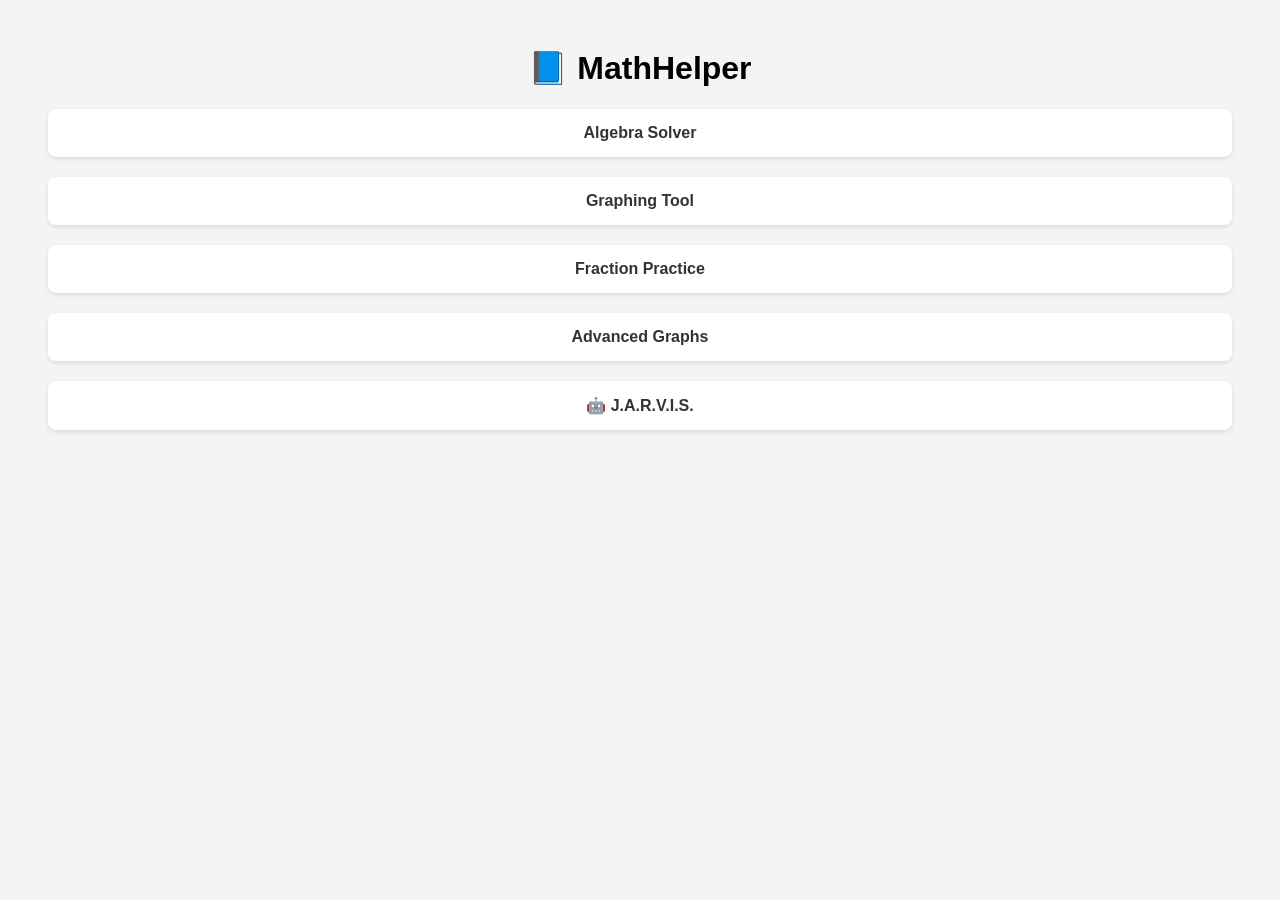
<file: index.html>
<!DOCTYPE html>
<html lang="en">
<head>
    <meta charset="UTF-8">
    <title>MathHelper - Study Tools for Students</title>
    <style>
        body { font-family: Arial; background: #f4f4f4; text-align: center; padding: 20px; }
        .tab { margin: 20px; padding: 15px; background: #ffffff; border-radius: 8px; box-shadow: 0 2px 4px rgba(0,0,0,0.1); }
        a { text-decoration: none; color: #333; font-weight: bold; }
    </style>
</head>
<body>
    <h1>📘 MathHelper</h1>
    <div class="tab"><a href="#">Algebra Solver</a></div>
    <div class="tab"><a href="#">Graphing Tool</a></div>
    <div class="tab"><a href="#">Fraction Practice</a></div>
    <div class="tab"><a href="games.html">Advanced Graphs</a></div>
    <div class="tab"><a href="jarvis.html">🤖 J.A.R.V.I.S.</a></div>
</body>
</html>
</file>
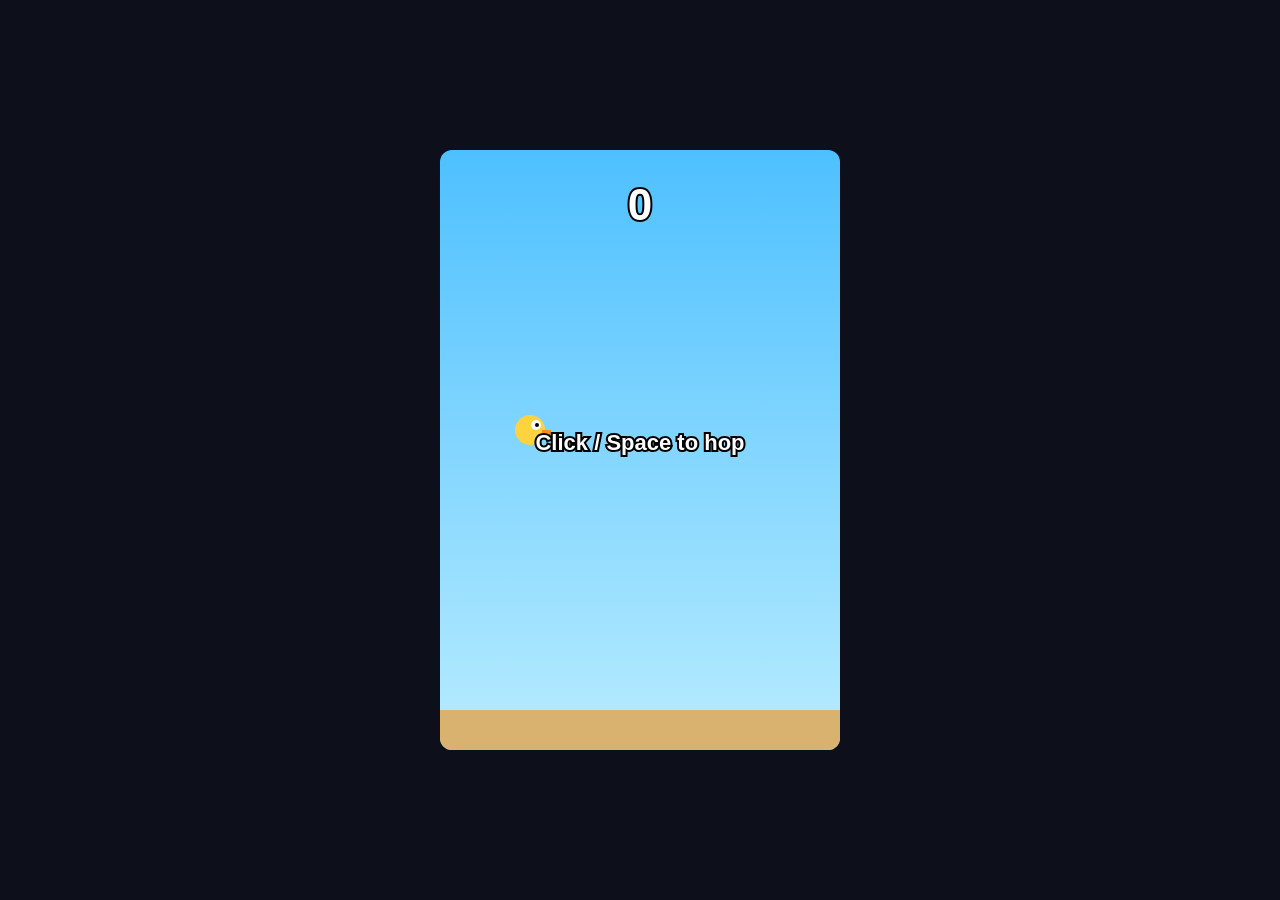
<file: flappy.html>
<!DOCTYPE html>
<html>
<head>
  <meta charset="UTF-8">
  <title>Sky Hopper</title>
  <style>
    html, body { margin: 0; height: 100%; background: #0d0f1a; display: grid; place-items: center; }
    canvas { background: linear-gradient(#4ec0ff, #b8ecff); border-radius: 12px; max-width: 100%; max-height: 100vh; }
  </style>
</head>
<body>
  <canvas id="c" width="400" height="600"></canvas>
  <script>
    const c = document.getElementById("c"), ctx = c.getContext("2d");
    const GAP = 160, PIPE_W = 64, SPEED = 2.6;
    let bird, pipes, score, best = 0, state, frame;

    function reset() {
      bird = { x: 90, y: 280, vy: 0 };
      pipes = []; score = 0; frame = 0; state = "ready";
    }
    function flap() {
      if (state === "over") return reset();
      state = "play";
      bird.vy = -7.2;
    }
    addEventListener("keydown", e => { if (e.code === "Space" || e.code === "ArrowUp") { e.preventDefault(); flap(); } });
    c.addEventListener("pointerdown", flap);

    function update() {
      if (state !== "play") return;
      frame++;
      bird.vy += 0.38;
      bird.y += bird.vy;
      if (frame % 95 === 0) pipes.push({ x: c.width, top: 60 + Math.random() * (c.height - GAP - 160), passed: false });
      for (const p of pipes) {
        p.x -= SPEED;
        if (!p.passed && p.x + PIPE_W < bird.x) { p.passed = true; score++; }
        const hitX = bird.x + 14 > p.x && bird.x - 14 < p.x + PIPE_W;
        const hitY = bird.y - 14 < p.top || bird.y + 14 > p.top + GAP;
        if (hitX && hitY) state = "over";
      }
      pipes = pipes.filter(p => p.x > -PIPE_W);
      if (bird.y > c.height - 40 || bird.y < 0) state = "over";
      if (state === "over") best = Math.max(best, score);
    }

    function draw() {
      ctx.clearRect(0, 0, c.width, c.height);
      ctx.fillStyle = "#3cb043";
      for (const p of pipes) {
        ctx.fillRect(p.x, 0, PIPE_W, p.top);
        ctx.fillRect(p.x, p.top + GAP, PIPE_W, c.height);
      }
      ctx.fillStyle = "#d9b26f"; ctx.fillRect(0, c.height - 40, c.width, 40);
      ctx.save();
      ctx.translate(bird.x, bird.y);
      ctx.rotate(Math.max(-0.5, Math.min(1, bird.vy / 10)));
      ctx.fillStyle = "#ffd23f"; ctx.beginPath(); ctx.arc(0, 0, 15, 0, Math.PI * 2); ctx.fill();
      ctx.fillStyle = "#fff"; ctx.beginPath(); ctx.arc(6, -5, 5, 0, Math.PI * 2); ctx.fill();
      ctx.fillStyle = "#000"; ctx.beginPath(); ctx.arc(7, -5, 2, 0, Math.PI * 2); ctx.fill();
      ctx.fillStyle = "#ff8c1a"; ctx.fillRect(12, 0, 9, 5);
      ctx.restore();
      ctx.fillStyle = "#fff"; ctx.strokeStyle = "#000"; ctx.lineWidth = 4;
      ctx.font = "bold 44px Arial"; ctx.textAlign = "center";
      ctx.strokeText(score, c.width / 2, 70); ctx.fillText(score, c.width / 2, 70);
      ctx.font = "bold 22px Arial";
      const msg = state === "ready" ? "Click / Space to hop" : state === "over" ? `Game over · Best ${best} · Click to retry` : "";
      if (msg) { ctx.strokeText(msg, c.width / 2, c.height / 2); ctx.fillText(msg, c.width / 2, c.height / 2); }
    }

    function loop() { update(); draw(); requestAnimationFrame(loop); }
    reset(); loop();
  </script>
</body>
</html>
</file>
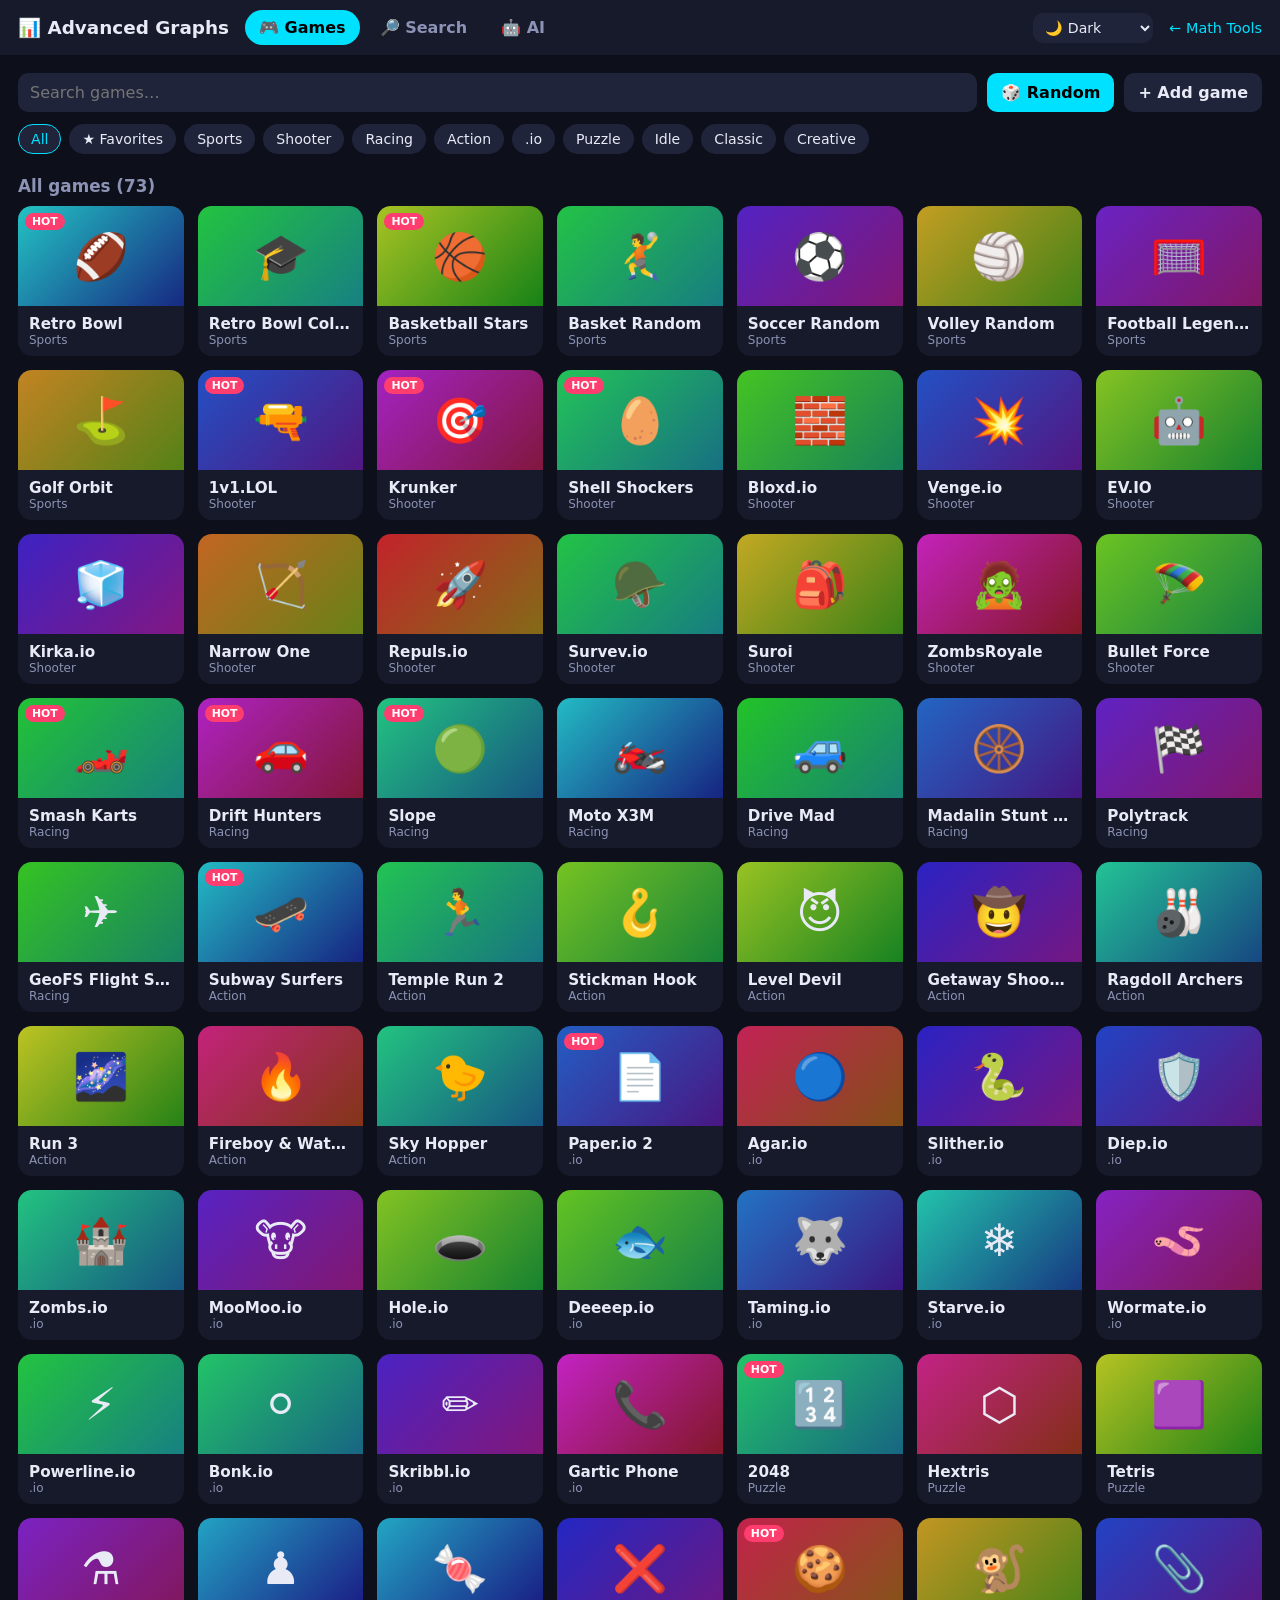
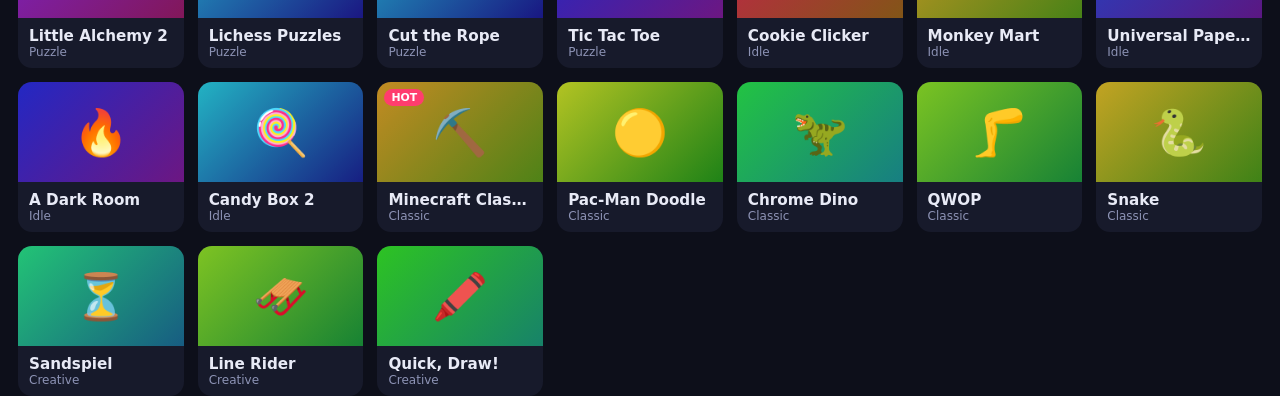
<file: games.html>
<!DOCTYPE html>
<html lang="en">
<head>
  <meta charset="UTF-8">
  <meta name="viewport" content="width=device-width, initial-scale=1">
  <title>Advanced Graphs</title>
  <link rel="stylesheet" href="assets/style.css">
  <script>try { document.documentElement.dataset.theme = JSON.parse(localStorage.getItem("theme")) || "dark"; } catch {}</script>
</head>
<body>
  <header class="topbar">
    <div class="brand">📊 Advanced Graphs</div>
    <nav class="tabs">
      <button class="tab active" data-view="games">🎮 Games</button>
      <button class="tab" data-view="search">🔎 Search</button>
      <button class="tab" data-view="ai">🤖 AI</button>
    </nav>
    <select id="themeSelect" title="Theme">
      <option value="dark">🌙 Dark</option>
      <option value="light">☀️ Light</option>
      <option value="midnight">🔮 Midnight</option>
      <option value="ocean">🌊 Ocean</option>
      <option value="hacker">💚 Hacker</option>
    </select>
    <a class="back" href="index.html">← Math Tools</a>
  </header>

  <!-- GAMES -->
  <main id="view-games" class="view active">
    <div class="toolbar">
      <input id="gameFilter" type="search" placeholder="Search games…" autocomplete="off">
      <button id="randomBtn" class="btn" title="Play a random game">🎲 Random</button>
      <button id="addGameBtn" class="btn ghost">+ Add game</button>
    </div>
    <div id="chips" class="chips"></div>
    <section id="recentWrap" hidden>
      <h2>Recently played</h2>
      <div id="recentGrid" class="grid"></div>
    </section>
    <h2 id="allTitle">All games</h2>
    <div id="gameGrid" class="grid"></div>
    <p id="noGames" class="muted" hidden>No games match that search.</p>
  </main>

  <!-- SEARCH -->
  <main id="view-search" class="view">
    <form id="searchForm" class="browserbar">
      <button type="button" id="sHome" class="btn ghost" title="Home">🏠</button>
      <input id="searchInput" type="text" placeholder="Search Google or type a URL" autocomplete="off">
      <button class="btn" type="submit">Go</button>
    </form>
    <div class="frameWrap">
      <iframe id="searchFrame" title="Search" referrerpolicy="no-referrer"
        sandbox="allow-scripts allow-same-origin allow-forms"></iframe>
    </div>
    <p class="muted small">Some sites refuse to load inside another page. If a page stays blank,
      <a id="sNewTab" href="#" target="_blank" rel="noopener">open it in a new tab</a>.</p>
  </main>

  <!-- AI -->
  <main id="view-ai" class="view">
    <div id="chatLog" class="chatlog">
      <div class="msg bot"><div class="bubble">Hi! Ask me anything — homework help, facts, game tips, code, whatever. 🤖</div></div>
    </div>
    <form id="chatForm" class="chatbar">
      <textarea id="chatInput" rows="1" placeholder="Ask anything… (Enter to send, Shift+Enter for new line)"></textarea>
      <button class="btn" type="submit" id="chatSend">Send</button>
      <button class="btn ghost" type="button" id="chatClear" title="New chat">🗑️</button>
    </form>
    <p class="muted small">AI is powered by Puter.js (free). The first time, it may ask you to sign in or create a free Puter account.</p>
  </main>

  <!-- GAME PLAYER -->
  <div id="player" class="player" hidden>
    <div class="playerbar">
      <button id="pClose" class="btn ghost">← Back</button>
      <span id="pTitle"></span>
      <div class="spacer"></div>
      <button id="pReload" class="btn ghost" title="Reload">⟳</button>
      <button id="pFav" class="btn ghost" title="Favorite">☆</button>
      <a id="pNewTab" class="btn ghost" target="_blank" rel="noopener" title="Use this if the game won't load">↗ New tab</a>
      <button id="pFull" class="btn">⛶ Fullscreen</button>
    </div>
    <iframe id="pFrame" title="Game" allow="fullscreen; autoplay; gamepad; pointer-lock; clipboard-write" allowfullscreen></iframe>
  </div>

  <!-- ADD GAME DIALOG -->
  <dialog id="addDialog">
    <form method="dialog" id="addForm">
      <h3>Add your own game</h3>
      <label>Name <input name="name" required></label>
      <label>Game URL <input name="url" type="url" required placeholder="https://…"></label>
      <label>Emoji <input name="emoji" maxlength="4" placeholder="🎮"></label>
      <div class="row">
        <button class="btn ghost" value="cancel" formnovalidate>Cancel</button>
        <button class="btn" value="ok">Add</button>
      </div>
    </form>
  </dialog>

  <script src="https://js.puter.com/v2/"></script>
  <script src="assets/games-data.js"></script>
  <script src="assets/app.js"></script>
</body>
</html>
</file>
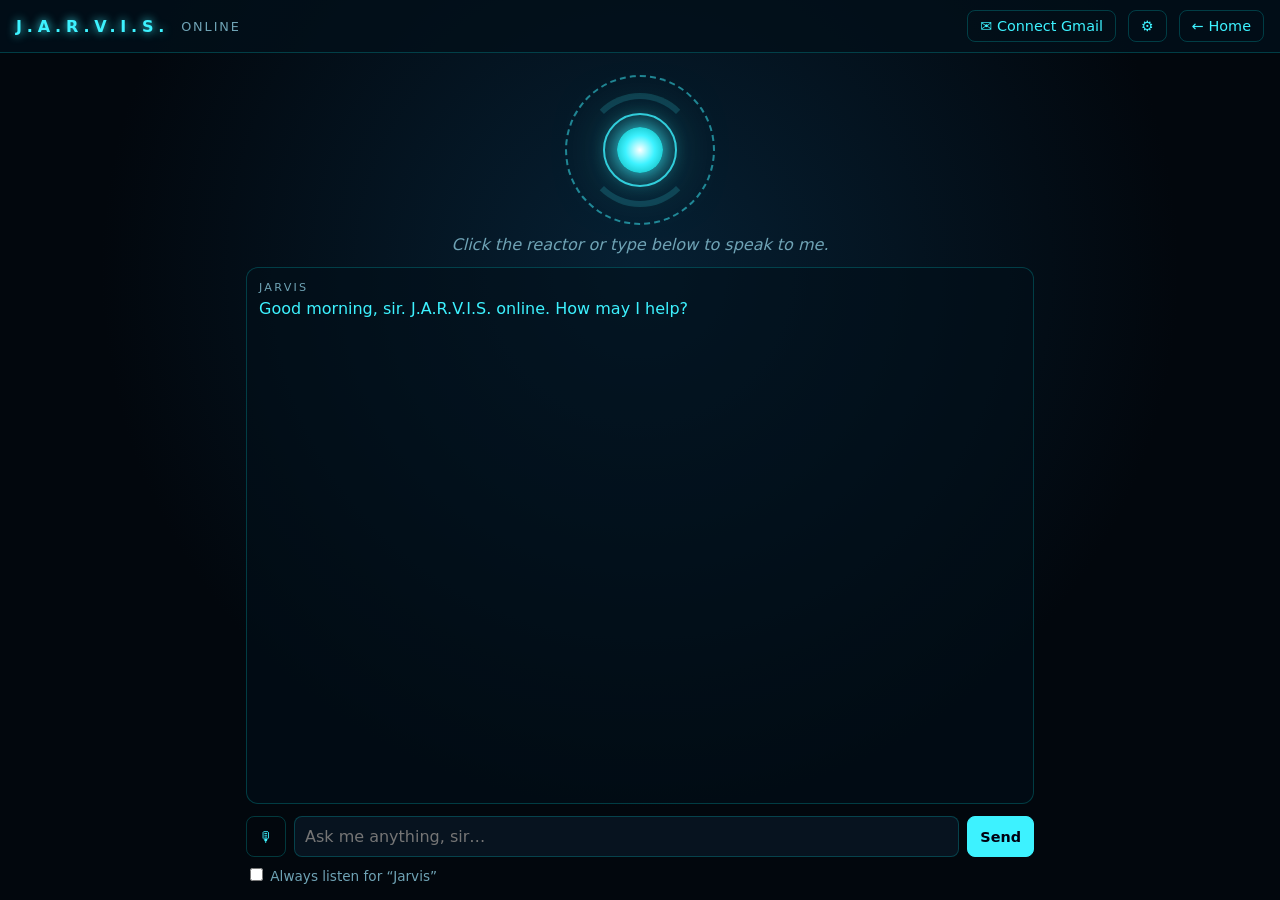
<file: jarvis.html>
<!DOCTYPE html>
<html lang="en">
<head>
  <meta charset="UTF-8">
  <meta name="viewport" content="width=device-width, initial-scale=1">
  <title>J.A.R.V.I.S.</title>
  <link rel="stylesheet" href="assets/jarvis.css">
</head>
<body>
  <header class="hud-top">
    <div class="brand">J.A.R.V.I.S.</div>
    <div id="status" class="status">Offline</div>
    <div class="spacer"></div>
    <button id="gmailBtn" class="hbtn" title="Connect Gmail">✉ Connect Gmail</button>
    <button id="settingsBtn" class="hbtn" title="Settings">⚙</button>
    <a class="hbtn" href="index.html">← Home</a>
  </header>

  <main class="stage">
    <button id="reactor" class="reactor" title="Click to talk (or say “Jarvis …” with wake word on)">
      <span class="ring r1"></span><span class="ring r2"></span><span class="ring r3"></span>
      <span class="core"></span>
    </button>
    <div id="caption" class="caption">Click the reactor or type below to speak to me.</div>

    <div id="log" class="log"></div>

    <form id="cmdForm" class="cmdbar">
      <button type="button" id="micBtn" class="hbtn mic" title="Push to talk">🎙</button>
      <input id="cmdInput" type="text" placeholder="Ask me anything, sir…" autocomplete="off">
      <button class="hbtn primary" type="submit">Send</button>
    </form>
    <label class="wake"><input type="checkbox" id="wakeToggle"> Always listen for “Jarvis”</label>
  </main>

  <dialog id="settings">
    <form method="dialog" id="settingsForm">
      <h3>Settings</h3>
      <label>What should I call you?
        <input name="userName" placeholder="sir">
      </label>
      <label>Browser voice
        <select name="voiceURI" id="voiceSelect"></select>
      </label>
      <button type="button" id="testVoice" class="hbtn">▶ Test voice</button>

      <fieldset>
        <legend>Premium voice (optional, ElevenLabs)</legend>
        <p class="hint">Sounds much more like a real British AI butler. Get a free key at elevenlabs.io and pick a British male voice ID from their voice library.</p>
        <label>API key <input name="elevenKey" type="password" autocomplete="off"></label>
        <label>Voice ID <input name="elevenVoice" placeholder="e.g. a British male voice ID"></label>
      </fieldset>

      <fieldset>
        <legend>Gmail (optional)</legend>
        <p class="hint">Paste a Google OAuth Client ID. See <a href="JARVIS.md" target="_blank">JARVIS.md</a> for the 5-minute setup.</p>
        <label>Google Client ID <input name="googleClientId" placeholder="xxxx.apps.googleusercontent.com"></label>
      </fieldset>

      <label>AI model (blank = default)
        <input name="model" placeholder="e.g. gpt-5-nano, claude-sonnet-4-5">
      </label>

      <div class="row">
        <button class="hbtn" value="cancel" formnovalidate>Cancel</button>
        <button class="hbtn primary" value="ok">Save</button>
      </div>
    </form>
  </dialog>

  <dialog id="confirmSend">
    <form method="dialog">
      <h3>Send this email?</h3>
      <div id="confirmBody" class="confirm-body"></div>
      <div class="row">
        <button class="hbtn" value="no">Cancel</button>
        <button class="hbtn primary" value="yes">Send</button>
      </div>
    </form>
  </dialog>

  <script src="https://js.puter.com/v2/"></script>
  <script src="https://accounts.google.com/gsi/client" async></script>
  <script src="assets/jarvis.js"></script>
</body>
</html>
</file>
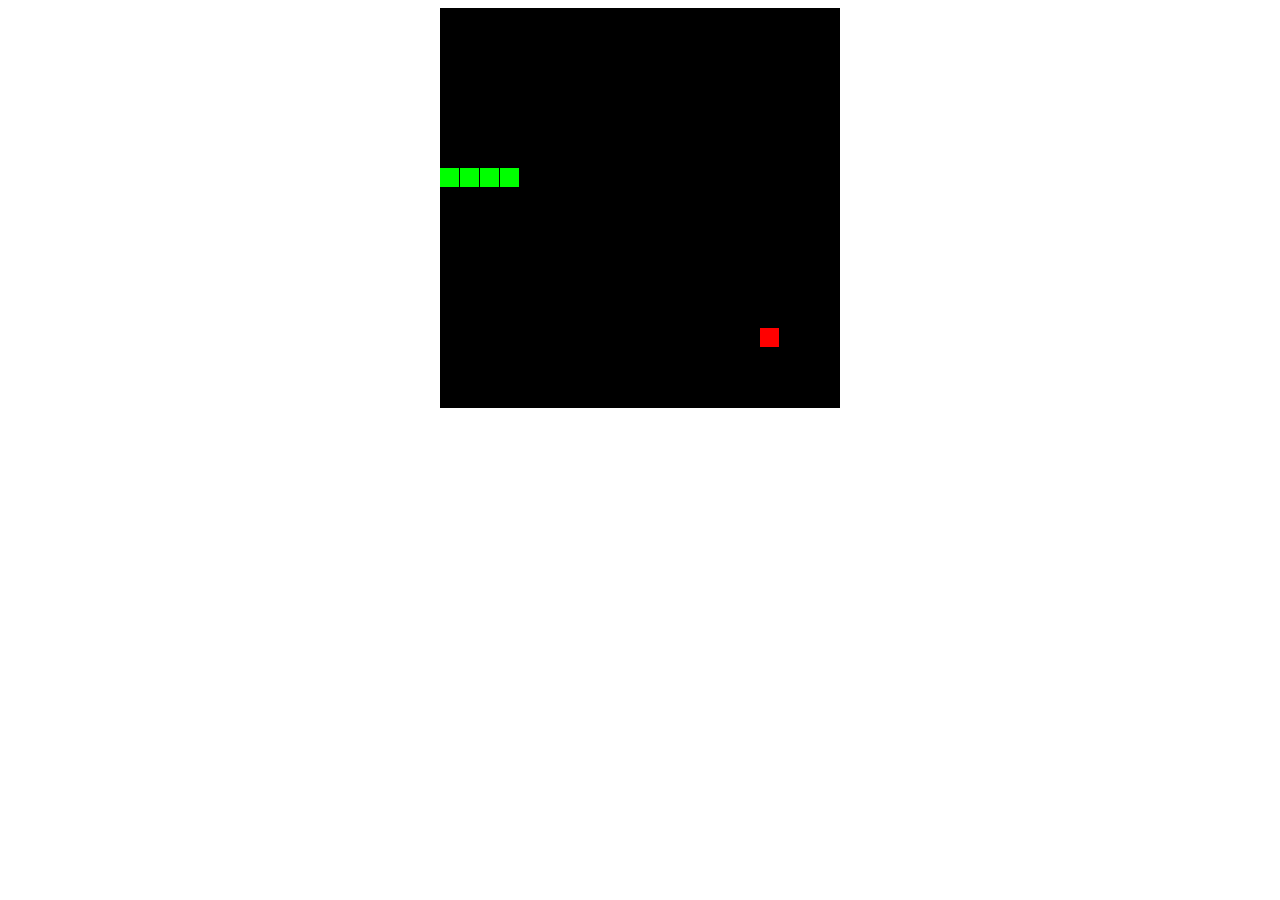
<file: snake.html>
<!DOCTYPE html>
<html>
<head>
    <meta charset="UTF-8">
    <title>Snake</title>
    <style>
        canvas { background: #000; display: block; margin: 0 auto; }
    </style>
</head>
<body>
    <canvas id="game" width="400" height="400"></canvas>
    <script>
        const canvas = document.getElementById('game');
        const ctx = canvas.getContext('2d');
        const grid = 20;
        let count = 0;
        let snake = { x: 160, y: 160, dx: grid, dy: 0, cells: [], maxCells: 4 };
        let apple = { x: 320, y: 320 };

        function getRandomInt(min, max) {
            return Math.floor(Math.random() * (max - min)) + min;
        }

        function loop() {
            requestAnimationFrame(loop);
            if (++count < 4) return;
            count = 0;
            ctx.clearRect(0, 0, canvas.width, canvas.height);
            snake.x += snake.dx;
            snake.y += snake.dy;
            if (snake.x < 0) snake.x = canvas.width - grid;
            else if (snake.x >= canvas.width) snake.x = 0;
            if (snake.y < 0) snake.y = canvas.height - grid;
            else if (snake.y >= canvas.height) snake.y = 0;
            snake.cells.unshift({x: snake.x, y: snake.y});
            if (snake.cells.length > snake.maxCells) snake.cells.pop();
            ctx.fillStyle = 'red';
            ctx.fillRect(apple.x, apple.y, grid-1, grid-1);
            ctx.fillStyle = 'lime';
            snake.cells.forEach((cell, index) => {
                ctx.fillRect(cell.x, cell.y, grid-1, grid-1);
                if (cell.x === apple.x && cell.y === apple.y) {
                    snake.maxCells++;
                    apple.x = getRandomInt(0, 20) * grid;
                    apple.y = getRandomInt(0, 20) * grid;
                }
                for (let i = index + 1; i < snake.cells.length; i++) {
                    if (cell.x === snake.cells[i].x && cell.y === snake.cells[i].y) {
                        snake.x = 160;
                        snake.y = 160;
                        snake.cells = [];
                        snake.maxCells = 4;
                        snake.dx = grid;
                        snake.dy = 0;
                        apple.x = getRandomInt(0, 20) * grid;
                        apple.y = getRandomInt(0, 20) * grid;
                    }
                }
            });
        }

        document.addEventListener('keydown', e => {
            if (e.key === 'ArrowLeft' && snake.dx === 0) { snake.dx = -grid; snake.dy = 0; }
            else if (e.key === 'ArrowUp' && snake.dy === 0) { snake.dy = -grid; snake.dx = 0; }
            else if (e.key === 'ArrowRight' && snake.dx === 0) { snake.dx = grid; snake.dy = 0; }
            else if (e.key === 'ArrowDown' && snake.dy === 0) { snake.dy = grid; snake.dx = 0; }
        });

        requestAnimationFrame(loop);
    </script>
</body>
</html>
</file>
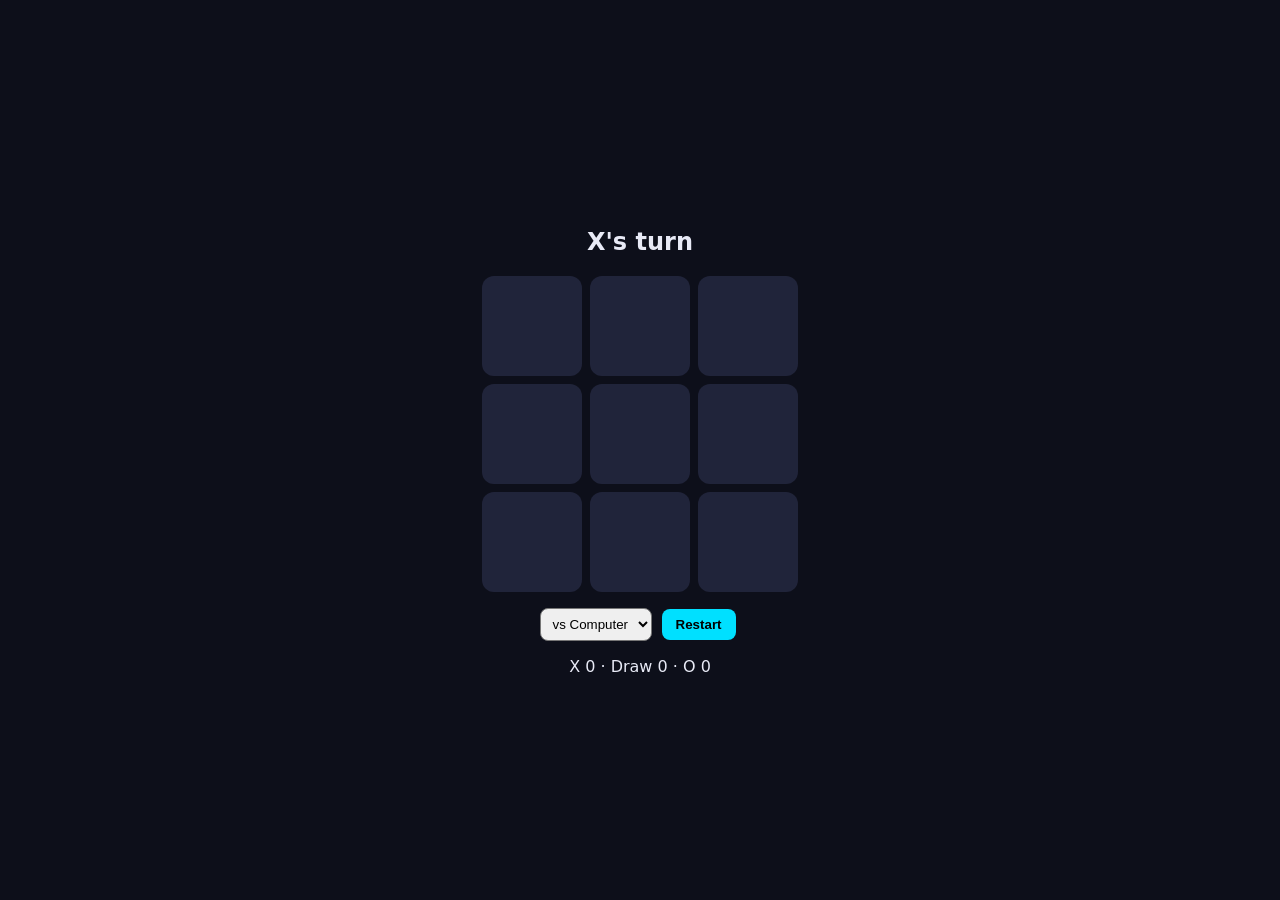
<file: ttt.html>
<!DOCTYPE html>
<html>
<head>
  <meta charset="UTF-8">
  <title>Tic Tac Toe</title>
  <style>
    html, body { margin: 0; height: 100%; background: #0d0f1a; color: #e8eaf6; font-family: system-ui, Arial, sans-serif; }
    body { display: grid; place-items: center; }
    .wrap { text-align: center; }
    .board { display: grid; grid-template-columns: repeat(3, 100px); gap: 8px; margin: 16px auto; }
    .cell { width: 100px; height: 100px; font-size: 3rem; font-weight: 800; border: 0; border-radius: 12px; background: #20243a; color: #fff; cursor: pointer; }
    .cell.X { color: #00e0ff; } .cell.O { color: #ff5c8a; }
    .cell.win { background: #2f6b3a; }
    button.ctl { padding: 8px 14px; border: 0; border-radius: 8px; background: #00e0ff; font-weight: 700; cursor: pointer; margin: 0 4px; }
    select { padding: 7px; border-radius: 8px; }
  </style>
</head>
<body>
  <div class="wrap">
    <h2 id="status">Your turn (X)</h2>
    <div class="board" id="board"></div>
    <select id="mode">
      <option value="cpu">vs Computer</option>
      <option value="2p">2 Players</option>
    </select>
    <button class="ctl" id="restart">Restart</button>
    <p id="score">You 0 · Draw 0 · O 0</p>
  </div>
  <script>
    const LINES = [[0,1,2],[3,4,5],[6,7,8],[0,3,6],[1,4,7],[2,5,8],[0,4,8],[2,4,6]];
    const boardEl = document.getElementById("board"), statusEl = document.getElementById("status");
    const modeEl = document.getElementById("mode");
    let board, turn, done, tally = { X: 0, D: 0, O: 0 };

    function winner(b) {
      for (const l of LINES) if (b[l[0]] && b[l[0]] === b[l[1]] && b[l[0]] === b[l[2]]) return { p: b[l[0]], line: l };
      return b.every(Boolean) ? { p: "D" } : null;
    }
    function minimax(b, player) {
      const w = winner(b);
      if (w) return { s: w.p === "O" ? 1 : w.p === "X" ? -1 : 0 };
      let best = { s: player === "O" ? -2 : 2 };
      b.forEach((v, i) => {
        if (v) return;
        b[i] = player;
        const s = minimax(b, player === "O" ? "X" : "O").s;
        b[i] = null;
        if (player === "O" ? s > best.s : s < best.s) best = { s, i };
      });
      return best;
    }
    function play(i) {
      if (done || board[i]) return;
      board[i] = turn;
      turn = turn === "X" ? "O" : "X";
      render();
      if (!done && modeEl.value === "cpu" && turn === "O") setTimeout(() => {
        // Small chance of a random move so the computer can be beaten.
        const free = board.map((v, k) => v ? null : k).filter(k => k !== null);
        play(Math.random() < 0.2 ? free[Math.floor(Math.random() * free.length)] : minimax(board, "O").i);
      }, 300);
    }
    function render() {
      const w = winner(board);
      boardEl.innerHTML = "";
      board.forEach((v, i) => {
        const b = document.createElement("button");
        b.className = "cell " + (v || "") + (w?.line?.includes(i) ? " win" : "");
        b.textContent = v || "";
        b.onclick = () => { if (modeEl.value === "2p" || turn === "X") play(i); };
        boardEl.appendChild(b);
      });
      if (w && !done) { done = true; tally[w.p]++; }
      statusEl.textContent = w ? (w.p === "D" ? "Draw!" : `${w.p} wins!`) : `${turn}'s turn`;
      document.getElementById("score").textContent = `X ${tally.X} · Draw ${tally.D} · O ${tally.O}`;
    }
    function reset() { board = Array(9).fill(null); turn = "X"; done = false; render(); }
    document.getElementById("restart").onclick = reset;
    modeEl.onchange = reset;
    reset();
  </script>
</body>
</html>
</file>
<file: assets/style.css>
:root {
  --bg: #0d0f1a;
  --panel: #171a2b;
  --panel2: #20243a;
  --text: #e8eaf6;
  --muted: #8d93b5;
  --accent: #00e0ff;
  --accent2: #8a5cff;
  --border: var(--border);
  --user-bubble: linear-gradient(135deg, var(--accent2), #5a3ad6);
  --radius: 14px;
  color-scheme: dark;
}
:root[data-theme="light"] {
  --bg: #f3f5fb; --panel: #ffffff; --panel2: #e8ebf5; --text: #1b1e2e; --muted: #5d6385;
  --accent: #0077ff; --accent2: #7a4dff; --border: #0000001a;
  --user-bubble: linear-gradient(135deg, #0077ff, #4f5bff);
  color-scheme: light;
}
:root[data-theme="light"] .tab.active, :root[data-theme="light"] .btn:not(.ghost) { color: #fff; }
:root[data-theme="midnight"] {
  --bg: #120a24; --panel: #1d1238; --panel2: #2a1c4f; --text: #efe8ff; --muted: #a596cc;
  --accent: #c77dff; --accent2: #ff5cb8;
}
:root[data-theme="ocean"] {
  --bg: #061a24; --panel: #0b2633; --panel2: #123747; --text: #e3f6ff; --muted: #84a9ba;
  --accent: #2ee6c5; --accent2: #1c8cff;
}
:root[data-theme="hacker"] {
  --bg: #000; --panel: #0a120a; --panel2: #102010; --text: #b6ffb6; --muted: #4fae4f;
  --accent: #39ff14; --accent2: #0f7a0f;
}
* { box-sizing: border-box; }
html, body { margin: 0; height: 100%; }
body {
  background: var(--bg);
  color: var(--text);
  font-family: system-ui, -apple-system, "Segoe UI", Roboto, Arial, sans-serif;
  display: flex;
  flex-direction: column;
}
a { color: var(--accent); }
h2 { font-size: 1.05rem; margin: 22px 0 10px; color: var(--muted); font-weight: 600; }
.muted { color: var(--muted); }
.small { font-size: .82rem; margin: 8px 0 0; }

.topbar {
  display: flex; align-items: center; gap: 16px; flex-wrap: wrap;
  padding: 10px 18px; background: var(--panel);
  border-bottom: 1px solid var(--border); position: sticky; top: 0; z-index: 5;
}
.brand { font-weight: 800; font-size: 1.15rem; }
.tabs { display: flex; gap: 6px; flex: 1; }
.tab {
  background: transparent; color: var(--muted); border: 0; padding: 8px 14px;
  border-radius: 999px; font: inherit; font-weight: 600; cursor: pointer;
}
.tab:hover { color: var(--text); background: var(--panel2); }
.tab.active { color: #000; background: var(--accent); }
.back { text-decoration: none; font-size: .9rem; }
#themeSelect { padding: 6px 8px; font-size: .88rem; cursor: pointer; }
body, .topbar, .card, .bubble, input, textarea, select { transition: background-color .2s, color .2s; }

.view { display: none; flex: 1; padding: 18px; max-width: 1400px; width: 100%; margin: 0 auto; min-height: 0; }
.view.active { display: flex; flex-direction: column; }
#view-games.active { display: block; }

.btn {
  background: var(--accent); color: #000; border: 0; border-radius: 10px;
  padding: 9px 14px; font: inherit; font-weight: 700; cursor: pointer;
  text-decoration: none; white-space: nowrap; display: inline-flex; align-items: center;
}
.btn:hover { filter: brightness(1.1); }
.btn.ghost { background: var(--panel2); color: var(--text); }
input, textarea, select {
  background: var(--panel2); color: var(--text); border: 1px solid var(--border);
  border-radius: 10px; padding: 10px 12px; font: inherit; outline: none;
}
input:focus, textarea:focus, select:focus { border-color: var(--accent); }

.toolbar { display: flex; gap: 10px; }
.toolbar input { flex: 1; font-size: 1rem; }
.chips { display: flex; gap: 8px; flex-wrap: wrap; margin-top: 12px; }
.chip {
  background: var(--panel2); color: var(--text); border: 1px solid transparent;
  padding: 6px 12px; border-radius: 999px; cursor: pointer; font: inherit; font-size: .88rem;
}
.chip.active { border-color: var(--accent); color: var(--accent); }

.grid { display: grid; grid-template-columns: repeat(auto-fill, minmax(150px, 1fr)); gap: 14px; }
.card {
  position: relative; border-radius: var(--radius); overflow: hidden; cursor: pointer;
  background: var(--panel); border: 1px solid var(--border); text-align: left; padding: 0;
  color: var(--text); font: inherit; transition: transform .12s, box-shadow .12s;
}
.card:hover { transform: translateY(-3px); box-shadow: 0 8px 24px #0008; border-color: var(--accent); }
.thumb { height: 100px; display: grid; place-items: center; font-size: 2.8rem; }
.card .info { padding: 9px 11px; }
.card .name { font-weight: 700; font-size: .95rem; white-space: nowrap; overflow: hidden; text-overflow: ellipsis; }
.card .cat { font-size: .75rem; color: var(--muted); }
.badge {
  position: absolute; top: 7px; left: 7px; background: #ff3d6e; color: #fff;
  font-size: .68rem; font-weight: 800; padding: 2px 7px; border-radius: 999px;
}
.fav { position: absolute; top: 5px; right: 8px; font-size: 1.1rem; color: #ffd54a; }
.del {
  position: absolute; top: 6px; right: 8px; background: #000a; color: #fff; border: 0;
  border-radius: 6px; cursor: pointer; font-size: .75rem; padding: 2px 6px;
}

.player {
  position: fixed; inset: 0; z-index: 20; background: #000;
  display: flex; flex-direction: column;
}
.player[hidden] { display: none; }
.playerbar {
  display: flex; align-items: center; gap: 8px; padding: 8px 12px; background: var(--panel); flex-wrap: wrap;
}
#pTitle { font-weight: 800; }
.spacer { flex: 1; }
#pFrame { flex: 1; width: 100%; border: 0; background: #000; }

.browserbar { display: flex; gap: 8px; }
.browserbar input { flex: 1; font-size: 1rem; }
.frameWrap { flex: 1; margin-top: 12px; border-radius: var(--radius); overflow: hidden; background: #fff; min-height: 60vh; }
#searchFrame { width: 100%; height: 100%; min-height: 60vh; border: 0; display: block; }

.chatlog {
  flex: 1; overflow-y: auto; display: flex; flex-direction: column; gap: 12px;
  padding: 6px 2px 12px; min-height: 50vh;
}
.msg { display: flex; }
.msg.user { justify-content: flex-end; }
.bubble {
  max-width: min(780px, 88%); padding: 11px 15px; border-radius: 16px; line-height: 1.5;
  background: var(--panel2); overflow-wrap: anywhere;
}
.msg.user .bubble { background: var(--user-bubble); color: #fff; }
.bubble pre { background: #0008; padding: 10px; border-radius: 8px; overflow-x: auto; }
.bubble code { font-family: ui-monospace, Consolas, monospace; font-size: .88em; }
.bubble p { margin: 0 0 8px; } .bubble p:last-child { margin: 0; }
.bubble.err { background: #5a1a2a; }
.typing::after { content: "▍"; animation: blink 1s steps(1) infinite; }
@keyframes blink { 50% { opacity: 0; } }
.chatbar { display: flex; gap: 8px; align-items: flex-end; }
.chatbar textarea { flex: 1; resize: none; max-height: 180px; font-size: 1rem; }

dialog {
  background: var(--panel); color: var(--text); border: 1px solid var(--border);
  border-radius: var(--radius); padding: 20px; width: min(420px, 92vw);
}
dialog::backdrop { background: #000a; }
dialog h3 { margin-top: 0; }
dialog label { display: flex; flex-direction: column; gap: 4px; margin-bottom: 12px; font-size: .9rem; }
dialog .row { display: flex; justify-content: flex-end; gap: 8px; }

@media (max-width: 600px) {
  .topbar { padding: 10px 12px; gap: 8px; }
  .view { padding: 12px; }
  .grid { grid-template-columns: repeat(auto-fill, minmax(120px, 1fr)); }
  .thumb { height: 80px; font-size: 2.2rem; }
}
</file>
<file: assets/jarvis.css>
:root {
  --bg: #02070d;
  --panel: #07131f;
  --line: #0ff3;
  --text: #d8f6ff;
  --muted: #6fa3b5;
  --glow: #3df2ff;
  --warn: #ffb347;
}
* { box-sizing: border-box; }
html, body { margin: 0; height: 100%; }
body {
  background: radial-gradient(circle at 50% 30%, #062033 0%, var(--bg) 60%);
  color: var(--text);
  font-family: "Segoe UI", system-ui, -apple-system, Roboto, Arial, sans-serif;
  display: flex; flex-direction: column;
}
a { color: var(--glow); }

.hud-top {
  display: flex; align-items: center; gap: 12px; flex-wrap: wrap;
  padding: 10px 16px; border-bottom: 1px solid var(--line); background: #02101acc;
}
.brand { font-weight: 800; letter-spacing: .3em; color: var(--glow); text-shadow: 0 0 10px var(--glow); }
.status { font-size: .8rem; color: var(--muted); text-transform: uppercase; letter-spacing: .15em; }
.spacer { flex: 1; }
.hbtn {
  background: transparent; color: var(--glow); border: 1px solid var(--line);
  padding: 7px 12px; border-radius: 8px; font: inherit; font-size: .9rem; cursor: pointer;
  text-decoration: none;
}
.hbtn:hover { background: #0ff1; }
.hbtn.primary { background: var(--glow); color: #001; border-color: var(--glow); font-weight: 700; }
.hbtn.on { background: #0ff3; }

.stage {
  flex: 1; min-height: 0; width: 100%; max-width: 820px; margin: 0 auto;
  display: flex; flex-direction: column; align-items: center; padding: 16px;
}

/* Arc reactor */
.reactor {
  position: relative; width: 150px; height: 150px; flex: none;
  border-radius: 50%; border: 0; background: transparent; cursor: pointer; margin: 6px 0 10px;
}
.ring { position: absolute; inset: 0; border-radius: 50%; border: 2px solid var(--glow); opacity: .5; }
.r1 { border-style: dashed; animation: spin 18s linear infinite; }
.r2 { inset: 18px; border-width: 6px; border-color: #3df2ff55 transparent; animation: spin 8s linear infinite reverse; }
.r3 { inset: 38px; opacity: .8; }
.core {
  position: absolute; inset: 52px; border-radius: 50%;
  background: radial-gradient(circle, #fff 0%, var(--glow) 45%, #0aa 100%);
  box-shadow: 0 0 25px var(--glow), 0 0 60px #3df2ff88;
}
@keyframes spin { to { transform: rotate(360deg); } }
@keyframes pulse { 50% { transform: scale(1.18); box-shadow: 0 0 45px var(--glow), 0 0 110px var(--glow); } }
.reactor.listening .core { animation: pulse 1s ease-in-out infinite; }
.reactor.listening .ring { opacity: 1; }
.reactor.thinking .r2 { animation-duration: 1s; }
.reactor.speaking .core { animation: pulse .45s ease-in-out infinite; }

.caption { min-height: 1.4em; color: var(--muted); text-align: center; font-style: italic; margin-bottom: 10px; }

.log {
  flex: 1; min-height: 120px; width: 100%; overflow-y: auto;
  border: 1px solid var(--line); border-radius: 12px; padding: 12px; background: #02101a99;
}
.entry { margin: 0 0 12px; line-height: 1.45; white-space: pre-wrap; overflow-wrap: anywhere; }
.entry .who { font-size: .7rem; letter-spacing: .2em; text-transform: uppercase; color: var(--muted); display: block; }
.entry.user { color: #fff; }
.entry.jarvis { color: var(--glow); }
.entry.tool { color: var(--muted); font-size: .82rem; }
.entry.err { color: var(--warn); }

.cmdbar { display: flex; gap: 8px; width: 100%; margin-top: 12px; }
.cmdbar input {
  flex: 1; min-width: 0; background: var(--panel); color: var(--text);
  border: 1px solid var(--line); border-radius: 8px; padding: 10px; font: inherit;
}
.mic.on { background: #f335; border-color: #f55; }
.wake { font-size: .85rem; color: var(--muted); margin-top: 8px; align-self: flex-start; }

dialog {
  background: var(--panel); color: var(--text); border: 1px solid var(--glow);
  border-radius: 12px; width: min(460px, calc(100vw - 32px));
}
dialog::backdrop { background: #000a; }
dialog h3 { margin-top: 0; color: var(--glow); }
dialog label { display: block; margin: 10px 0; font-size: .88rem; }
dialog input, dialog select {
  display: block; width: 100%; margin-top: 4px; background: var(--bg); color: var(--text);
  border: 1px solid var(--line); border-radius: 6px; padding: 8px; font: inherit;
}
fieldset { border: 1px solid var(--line); border-radius: 8px; margin: 14px 0; }
legend { color: var(--glow); font-size: .85rem; }
.hint { font-size: .78rem; color: var(--muted); margin: 4px 0; }
.row { display: flex; justify-content: flex-end; gap: 8px; margin-top: 14px; }
.confirm-body { white-space: pre-wrap; background: var(--bg); padding: 10px; border-radius: 6px; font-size: .88rem; max-height: 50vh; overflow: auto; }
</file>
